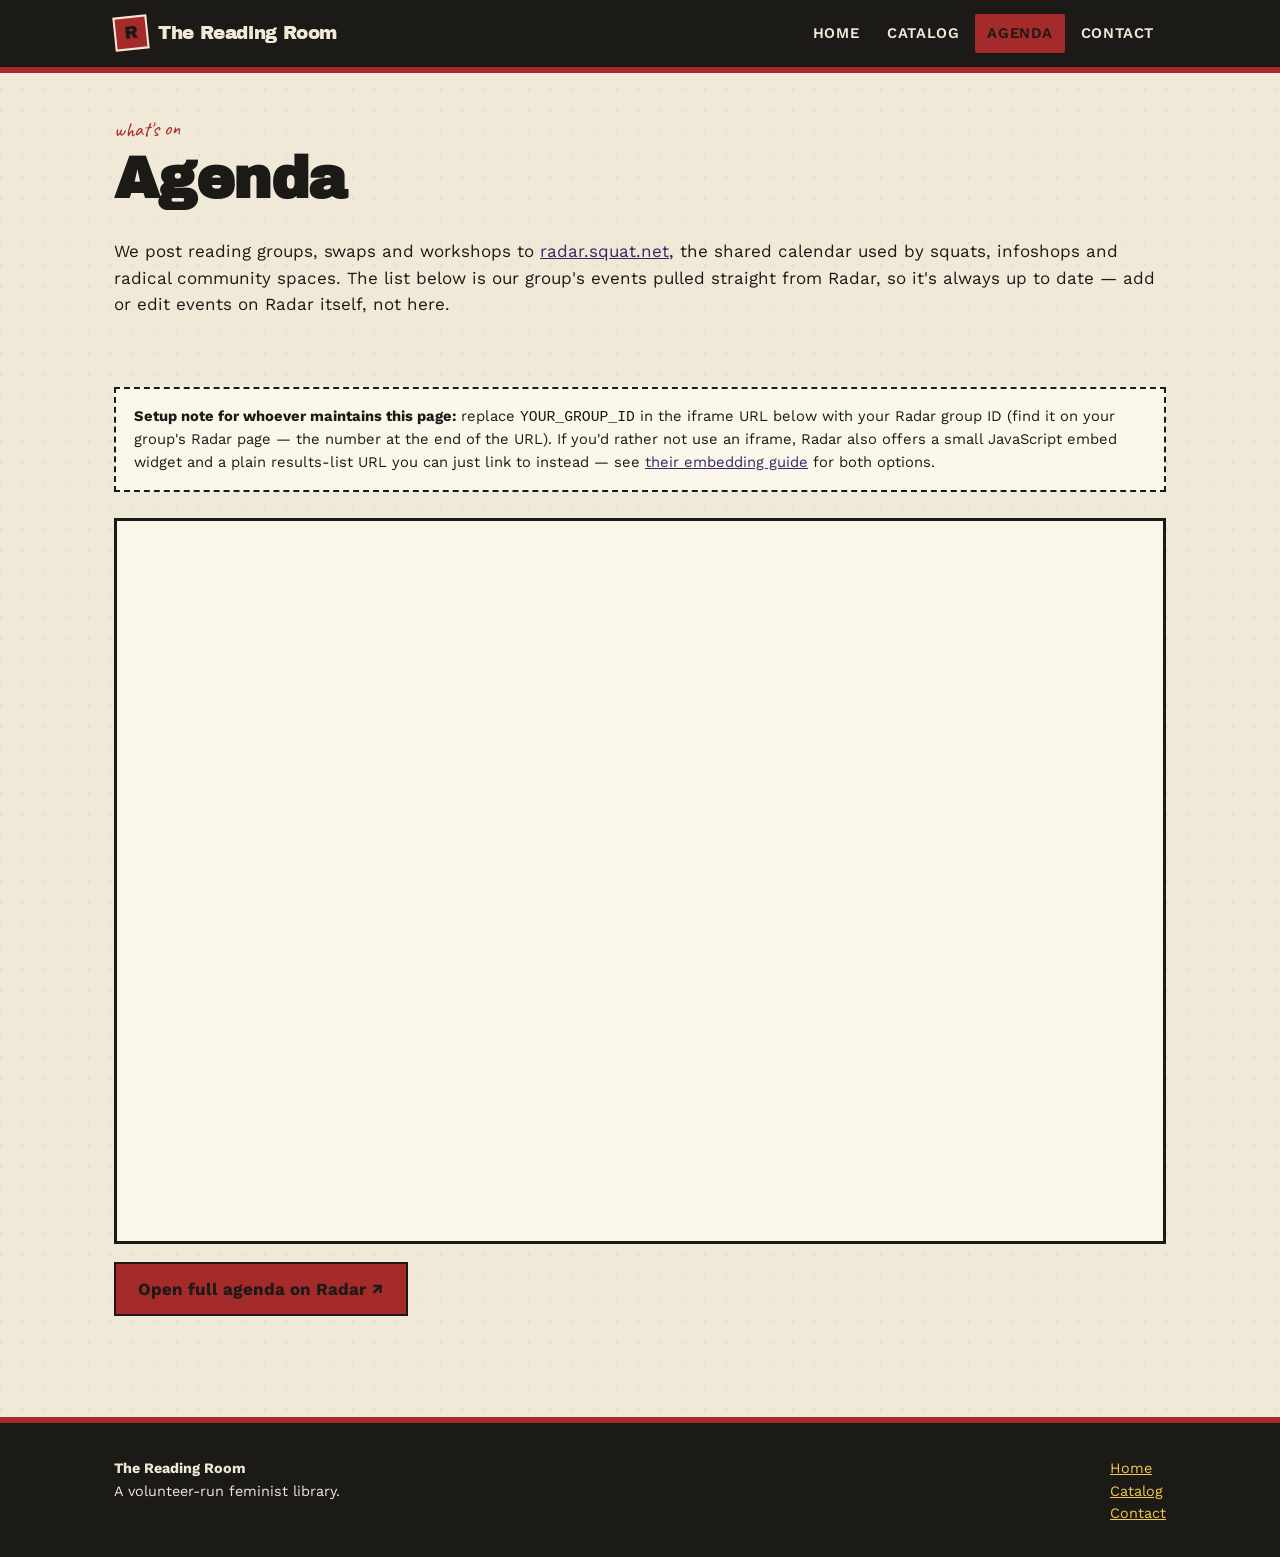
<file: agenda.html>
<!DOCTYPE html>
<html lang="en">
<head>
<meta charset="UTF-8">
<meta name="viewport" content="width=device-width, initial-scale=1.0">
<title>Agenda — The Reading Room</title>
<meta name="description" content="Upcoming events at The Reading Room, shared via the Radar community events network.">
<link rel="stylesheet" href="css/style.css">
</head>
<body>

<header class="site-header">
  <div class="wrap">
    <a class="brand" href="index.html"><span class="mark">R</span> The Reading Room</a>
    <nav class="main-nav" aria-label="Main">
      <a href="index.html">Home</a>
      <a href="catalog.html">Catalog</a>
      <a href="agenda.html" aria-current="page">Agenda</a>
      <a href="contact.html">Contact</a>
    </nav>
  </div>
</header>

<main>
  <section class="page-hero">
    <div class="wrap">
      <span class="eyebrow">what's on</span>
      <h1>Agenda</h1>
      <p>We post reading groups, swaps and workshops to
      <a href="https://radar.squat.net/en" target="_blank" rel="noopener">radar.squat.net</a>, the shared
      calendar used by squats, infoshops and radical community spaces. The list below is our group's events
      pulled straight from Radar, so it's always up to date — add or edit events on Radar itself, not here.</p>
    </div>
  </section>

  <section>
    <div class="wrap">
      <div class="status-note">
        <strong>Setup note for whoever maintains this page:</strong> replace <code>YOUR_GROUP_ID</code> in the
        iframe URL below with your Radar group ID (find it on your group's Radar page — the number at the end
        of the URL). If you'd rather not use an iframe, Radar also offers a small JavaScript embed widget and a
        plain results-list URL you can just link to instead — see
        <a href="https://radar.squat.net/en/show-radar-events-your-website" target="_blank" rel="noopener">their
        embedding guide</a> for both options.
      </div>

      <div class="agenda-embed">
        <iframe
          src="https://radar.squat.net/en/events/group/YOUR_GROUP_ID"
          title="The Reading Room — upcoming events on Radar"
          loading="lazy">
        </iframe>
      </div>

      <p style="margin-top:18px;">
        <a class="btn alt" href="https://radar.squat.net/en/events/group/YOUR_GROUP_ID" target="_blank" rel="noopener">
          Open full agenda on Radar ↗
        </a>
      </p>
    </div>
  </section>
</main>

<footer class="site-footer">
  <div class="wrap footer-grid">
    <div><strong>The Reading Room</strong><br>A volunteer-run feminist library.</div>
    <div><a href="index.html">Home</a><br><a href="catalog.html">Catalog</a><br><a href="contact.html">Contact</a></div>
  </div>
</footer>

<script src="js/main.js"></script>
</body>
</html>
</file>
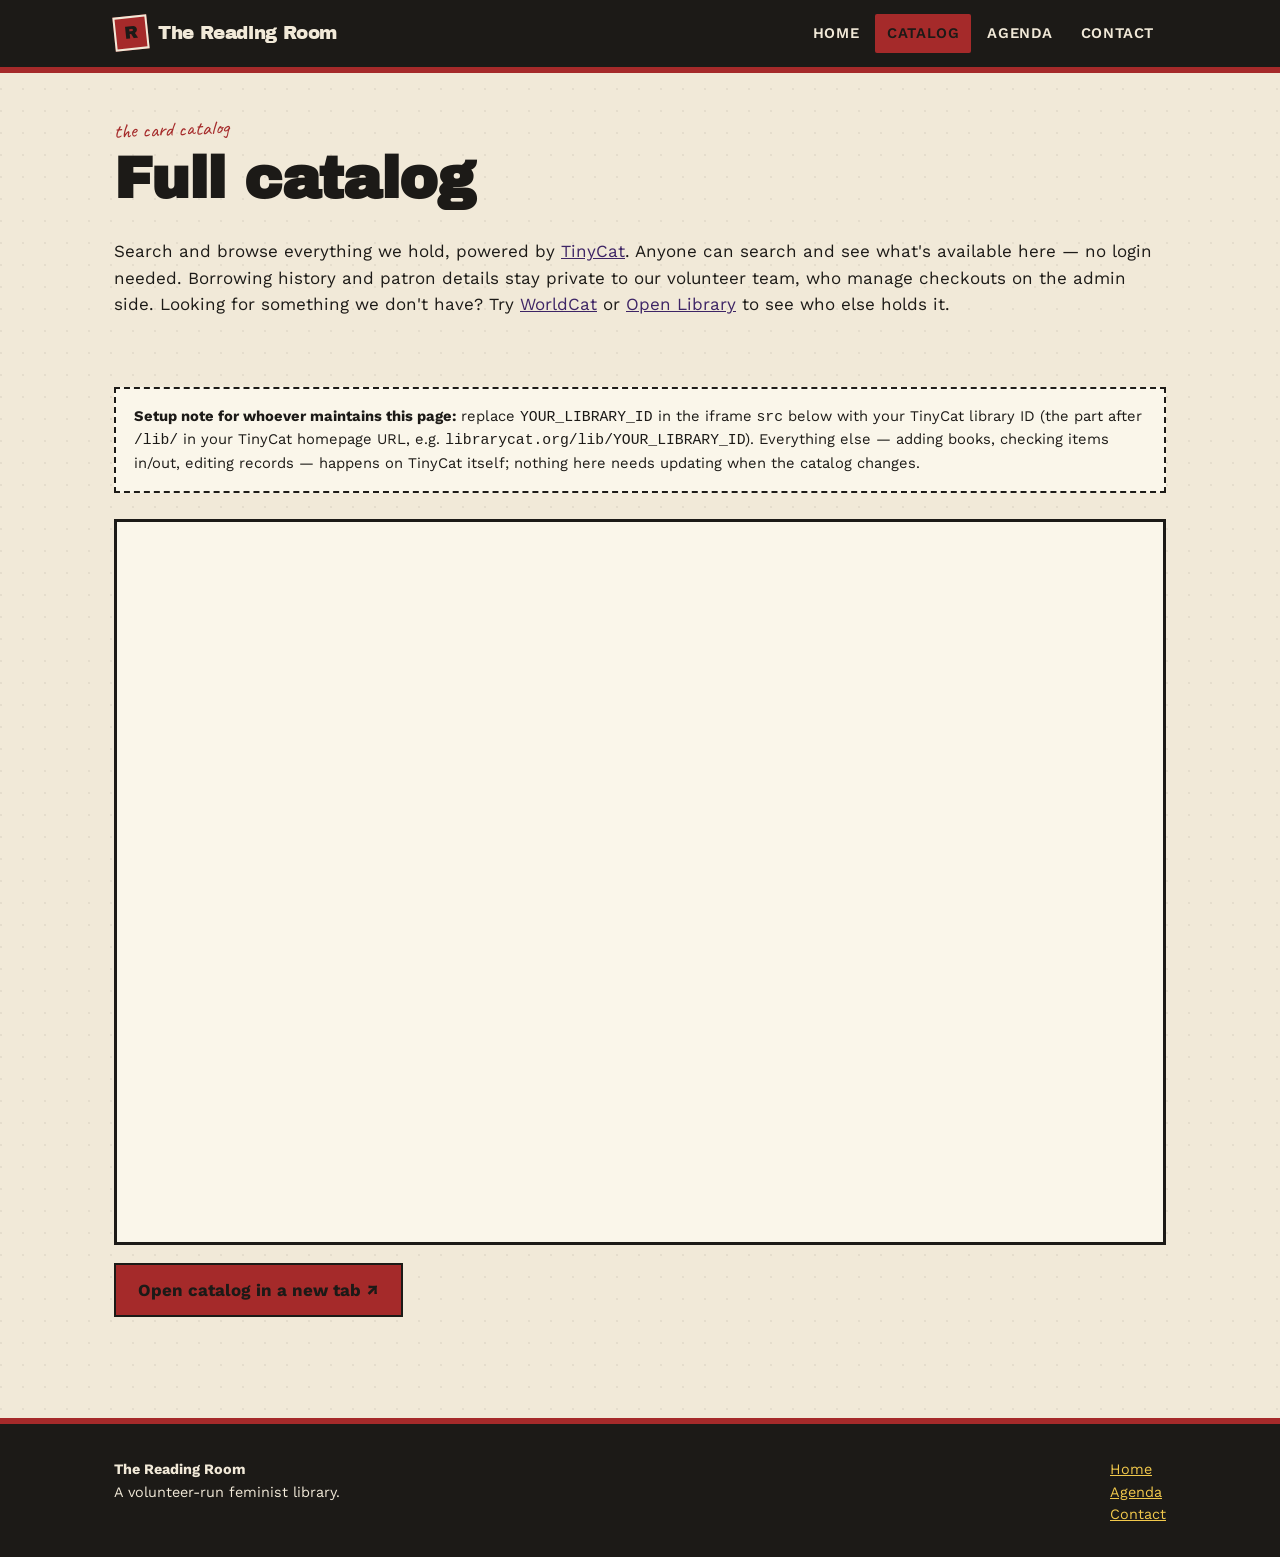
<file: catalog.html>
<!DOCTYPE html>
<html lang="en">
<head>
<meta charset="UTF-8">
<meta name="viewport" content="width=device-width, initial-scale=1.0">
<title>Catalog — The Reading Room</title>
<meta name="description" content="Search our full book catalog and see what's currently available to borrow.">
<link rel="stylesheet" href="css/style.css">
</head>
<body>

<header class="site-header">
  <div class="wrap">
    <a class="brand" href="index.html"><span class="mark">R</span> The Reading Room</a>
    <nav class="main-nav" aria-label="Main">
      <a href="index.html">Home</a>
      <a href="catalog.html" aria-current="page">Catalog</a>
      <a href="agenda.html">Agenda</a>
      <a href="contact.html">Contact</a>
    </nav>
  </div>
</header>

<main>
  <section class="page-hero">
    <div class="wrap">
      <span class="eyebrow">the card catalog</span>
      <h1>Full catalog</h1>
      <p>Search and browse everything we hold, powered by
      <a href="https://www.librarycat.org" target="_blank" rel="noopener">TinyCat</a>. Anyone can search and
      see what's available here — no login needed. Borrowing history and patron details stay private to our
      volunteer team, who manage checkouts on the admin side. Looking for something we don't have? Try
      <a href="https://www.worldcat.org" target="_blank" rel="noopener">WorldCat</a> or
      <a href="https://openlibrary.org" target="_blank" rel="noopener">Open Library</a> to see who else holds it.</p>
    </div>
  </section>

  <section>
    <div class="wrap">
      <div class="status-note">
        <strong>Setup note for whoever maintains this page:</strong> replace <code>YOUR_LIBRARY_ID</code> in the
        iframe <code>src</code> below with your TinyCat library ID (the part after <code>/lib/</code> in your
        TinyCat homepage URL, e.g. <code>librarycat.org/lib/YOUR_LIBRARY_ID</code>). Everything else — adding
        books, checking items in/out, editing records — happens on TinyCat itself; nothing here needs updating
        when the catalog changes.
      </div>

      <div class="agenda-embed">
        <iframe
          src="https://www.librarycat.org/lib/YOUR_LIBRARY_ID"
          title="The Reading Room — catalog on TinyCat"
          loading="lazy">
        </iframe>
      </div>

      <p style="margin-top:18px;">
        <a class="btn alt" href="https://www.librarycat.org/lib/YOUR_LIBRARY_ID" target="_blank" rel="noopener">
          Open catalog in a new tab ↗
        </a>
      </p>
    </div>
  </section>
</main>

<footer class="site-footer">
  <div class="wrap footer-grid">
    <div><strong>The Reading Room</strong><br>A volunteer-run feminist library.</div>
    <div><a href="index.html">Home</a><br><a href="agenda.html">Agenda</a><br><a href="contact.html">Contact</a></div>
  </div>
</footer>

<script src="js/main.js"></script>
</body>
</html>
</file>
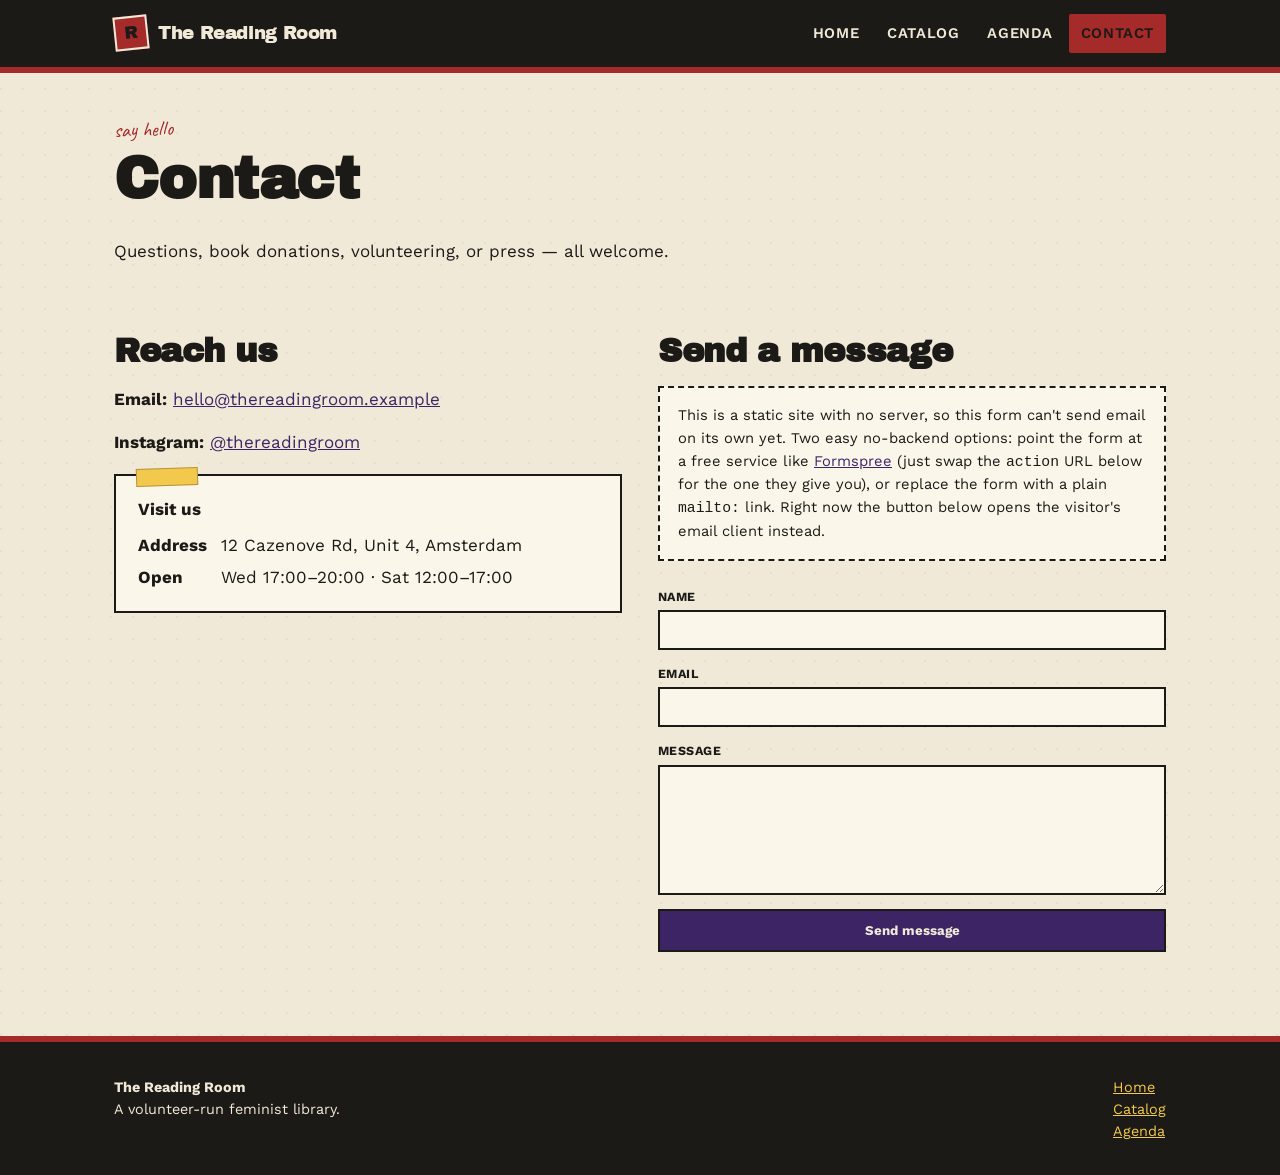
<file: contact.html>
<!DOCTYPE html>
<html lang="en">
<head>
<meta charset="UTF-8">
<meta name="viewport" content="width=device-width, initial-scale=1.0">
<title>Contact — The Reading Room</title>
<meta name="description" content="Get in touch with The Reading Room feminist library — donate books, volunteer, or ask a question.">
<link rel="stylesheet" href="css/style.css">
</head>
<body>

<header class="site-header">
  <div class="wrap">
    <a class="brand" href="index.html"><span class="mark">R</span> The Reading Room</a>
    <nav class="main-nav" aria-label="Main">
      <a href="index.html">Home</a>
      <a href="catalog.html">Catalog</a>
      <a href="agenda.html">Agenda</a>
      <a href="contact.html" aria-current="page">Contact</a>
    </nav>
  </div>
</header>

<main>
  <section class="page-hero">
    <div class="wrap">
      <span class="eyebrow">say hello</span>
      <h1>Contact</h1>
      <p>Questions, book donations, volunteering, or press — all welcome.</p>
    </div>
  </section>

  <section>
    <div class="wrap contact-grid">
      <div>
        <h2>Reach us</h2>
        <p><strong>Email:</strong> <a href="mailto:hello@thereadingroom.example">hello@thereadingroom.example</a></p>
        <p><strong>Instagram:</strong> <a href="#" target="_blank" rel="noopener">@thereadingroom</a></p>
        <div class="location-card">
          <strong>Visit us</strong>
          <dl>
            <dt>Address</dt><dd>12 Cazenove Rd, Unit 4, Amsterdam</dd>
            <dt>Open</dt><dd>Wed 17:00–20:00 · Sat 12:00–17:00</dd>
          </dl>
        </div>
      </div>

      <div>
        <h2>Send a message</h2>
        <p class="status-note">
          This is a static site with no server, so this form can't send email on its own yet. Two easy
          no-backend options: point the form at a free service like
          <a href="https://formspree.io" target="_blank" rel="noopener">Formspree</a> (just swap the
          <code>action</code> URL below for the one they give you), or replace the form with a plain
          <code>mailto:</code> link. Right now the button below opens the visitor's email client instead.
        </p>
        <form class="contact-form" action="mailto:hello@thereadingroom.example" method="post" enctype="text/plain">
          <div class="field">
            <label for="name">Name</label>
            <input type="text" id="name" name="name" required>
          </div>
          <div class="field">
            <label for="email">Email</label>
            <input type="email" id="email" name="email" required>
          </div>
          <div class="field">
            <label for="message">Message</label>
            <textarea id="message" name="message" rows="6" required></textarea>
          </div>
          <button class="btn" type="submit">Send message</button>
        </form>
      </div>
    </div>
  </section>
</main>

<footer class="site-footer">
  <div class="wrap footer-grid">
    <div><strong>The Reading Room</strong><br>A volunteer-run feminist library.</div>
    <div><a href="index.html">Home</a><br><a href="catalog.html">Catalog</a><br><a href="agenda.html">Agenda</a></div>
  </div>
</footer>

<script src="js/main.js"></script>
</body>
</html>
</file>
<file: css/style.css>
/* =========================================================
   Feminist Library — design tokens
   Palette: ink / unbleached paper / riot magenta / deep violet / tape yellow
   Type: Archivo Black (display) + Work Sans (body/UI) + Caveat (stamps)
   Signature: library index-card motif (catalog cards, stamped corners)
   ========================================================= */

@import url('https://fonts.googleapis.com/css2?family=Archivo+Black&family=Work+Sans:ital,wght@0,400;0,500;0,600;0,700;1,400&family=Caveat:wght@600;700&display=swap');

:root{
  --ink:        #1c1a17;
  --paper:      #f1e9d8;
  --paper-dark: #e2d5b8;
  --card:       #faf6ea;
  --red:    #A52A2A;
  --violet:     #3d2465;
  --yellow:     #f2c94c;
  --line:       #1c1a17;

  --display: 'Archivo Black', sans-serif;
  --body: 'Work Sans', sans-serif;
  --stamp: 'Caveat', cursive;

  --radius: 2px;
  --max: 1100px;
}

*{ box-sizing:border-box; }
html{ scroll-behavior:smooth; }

body{
  margin:0;
  background:var(--paper);
  color:var(--ink);
  font-family:var(--body);
  font-size:17px;
  line-height:1.55;
  background-image:
    radial-gradient(circle at 1px 1px, rgba(28,26,23,0.06) 1px, transparent 0);
  background-size: 22px 22px;
}

img{ max-width:100%; display:block; }
a{ color:var(--violet); }
a:focus-visible, button:focus-visible, input:focus-visible, textarea:focus-visible{
  outline: 3px solid var(--mred);
  outline-offset: 2px;
}

.wrap{ max-width:var(--max); margin:0 auto; padding:0 24px; }

h1,h2,h3{
  font-family:var(--display);
  line-height:1.05;
  margin:0 0 .5em;
  letter-spacing:-0.01em;
}
h1{ font-size:clamp(2.2rem,5vw,3.6rem); }
h2{ font-size:clamp(1.5rem,3vw,2.1rem); }
p{ margin:0 0 1em; }

.eyebrow{
  font-family:var(--stamp);
  font-size:1.3rem;
  color:var(--red);
  transform:rotate(-2deg);
  display:inline-block;
  margin:0 0 .2em;
}

/* ---------- Header / nav ---------- */
.site-header{
  background:var(--ink);
  color:var(--paper);
  border-bottom:6px solid var(--red);
  position:sticky; top:0; z-index:50;
}
.site-header .wrap{
  display:flex; align-items:center; justify-content:space-between;
  padding-top:14px; padding-bottom:14px; gap:16px; flex-wrap:wrap;
}
.brand{
  display:flex; align-items:center; gap:10px;
  font-family:var(--display);
  color:var(--paper);
  text-decoration:none;
  font-size:1.15rem;
  letter-spacing:-0.02em;
}
.brand .mark{
  width:34px;height:34px;background:var(--red);
  display:inline-flex;align-items:center;justify-content:center;
  transform:rotate(-6deg);
  font-family:var(--display);color:var(--ink);font-size:1.1rem;
  border:2px solid var(--paper);
}
nav.main-nav{ display:flex; gap:4px; flex-wrap:wrap; }
nav.main-nav a{
  color:var(--paper);
  text-decoration:none;
  font-weight:600;
  font-size:.92rem;
  padding:8px 12px;
  border-radius:var(--radius);
  text-transform:uppercase;
  letter-spacing:.04em;
}
nav.main-nav a:hover, nav.main-nav a[aria-current="page"]{
  background:var(--red);
  color:var(--ink);
}

/* ---------- Buttons ---------- */
.btn{
  display:inline-block;
  font-family:var(--body);
  font-weight:700;
  text-decoration:none;
  color:var(--paper);
  background:var(--violet);
  padding:12px 22px;
  border:2px solid var(--ink);
  transition:transform .12s ease;
}
.btn:hover{ transform:translate(-2px,-2px); box-shadow:-2px -2px 0 var(--ink); }
.btn:active{ transform:translate(0,0); box-shadow:-2px -2px 0 var(--ink); }  
.btn.alt{ background:var(--red); color:var(--ink); }
.btn.ghost{ background:transparent; color:var(--ink); }

/* ---------- Hero / rotating banner ---------- */
.hero-grid{
  display:grid; grid-template-columns: 1fr; gap:36px;
}

.banner{
  position:relative;
  border:3px solid var(--ink);
  background:var(--card);
  aspect-ratio: 21/9;
  overflow:hidden;
}
.banner .slide{
  position:absolute; inset:0;
  opacity:0; transition:opacity .8s ease;
  display:flex; flex-direction:column;
}
.banner .slide.is-active{ opacity:1; }
.banner .slide img{
  width:100%; height:100%; object-fit:cover; flex:1;
}
.banner .slide .cap{
  position:absolute; left:0; right:0; bottom:0;
  background:rgba(28,26,23,.82); color:var(--paper);
  font-size:.85rem; padding:8px 12px;
}
.banner .tape{
  position:absolute; top:-10px; left:50%; transform:translateX(-50%) rotate(-3deg);
  width:90px; height:26px; background:rgba(242,201,76,.85);
  border:1px solid rgba(28,26,23,.3);
  z-index:3;
}
.banner-dots{
  position:absolute; bottom:34px; left:50%; transform:translateX(-50%);
  display:flex; gap:8px; z-index:3;
}
.banner-dots button{
  width:9px;height:9px;border-radius:50%;
  border:1px solid var(--paper); background:transparent; padding:0; cursor:pointer;
}
.banner-dots button.is-active{ background:var(--yellow); }
.banner-nav button{
  position:absolute; top:50%; transform:translateY(-50%);
  z-index:3; background:var(--paper); border:2px solid var(--ink);
  width:34px; height:34px; cursor:pointer; font-family:var(--display); font-size:1rem;
}
.banner-nav .prev{ left:10px; }
.banner-nav .next{ right:10px; }

.hero-copy .about-lead{ font-size:1.08rem; }

/* ---------- Location card ---------- */
.location-card{
  border:2px solid var(--ink);
  background:var(--card);
  padding:20px 22px;
  margin-top:18px;
  position:relative;
}
.location-card::before{
  content:"";
  position:absolute; top:-8px; left:20px;
  width:60px; height:16px; background:var(--yellow);
  transform:rotate(-2deg);
  border:1px solid rgba(28,26,23,.3);
}
.location-card dl{ margin:10px 0 0; display:grid; grid-template-columns:auto 1fr; gap:6px 14px; }
.location-card dt{ font-weight:700; }
.location-card dd{ margin:0; }

/* ---------- Section wrappers ---------- */
section{ padding:44px 0; }
.section-alt{ background:var(--paper-dark); border-top:2px solid var(--ink); border-bottom:2px solid var(--ink); }

/* ---------- Index / library cards (signature motif) ---------- */
.card-grid{ display:grid; grid-template-columns:repeat(auto-fill,minmax(230px,1fr)); gap:20px; }
.lib-card{
  background:var(--card);
  border:2px solid var(--ink);
  padding:16px;
  position:relative;
}
.lib-card::after{
  content:"";
  position:absolute; left:0; right:0; top:36px;
  border-top:1px dashed rgba(28,26,23,.35);
}
.lib-card h3{ font-family:var(--body); font-weight:700; font-size:1.02rem; margin-bottom:2px; }
.lib-card .author{ font-size:.85rem; color:#555; margin-bottom:10px; }
.lib-card .meta-row{ display:flex; justify-content:space-between; align-items:center; margin-top:12px; font-size:.82rem; }
.tag{
  display:inline-block; font-size:.72rem; font-weight:700; text-transform:uppercase;
  letter-spacing:.03em; padding:3px 8px; border:1px solid var(--ink);
}
.tag.available{ background:var(--yellow); }
.tag.loaned{ background:transparent; }
.tag.overdue{ background:var(--red); color:var(--paper); }

/* ---------- Catalog controls ---------- */
.catalog-controls{
  display:flex; gap:12px; flex-wrap:wrap; align-items:end; margin-bottom:24px;
}
.field{ display:flex; flex-direction:column; gap:4px; }
.field label{ font-size:.78rem; font-weight:700; text-transform:uppercase; letter-spacing:.04em; }
input[type="search"], select, input[type="email"], textarea, input[type="text"]{
  font-family:var(--body); font-size:.95rem;
  padding:9px 11px; border:2px solid var(--ink); background:var(--card); color:var(--ink);
}
.result-count{ font-family:var(--stamp); font-size:1.2rem; color:var(--violet); }

/* ---------- Footer ---------- */
.site-footer{
  background:var(--ink); color:var(--paper);
  padding:34px 0; margin-top:40px; border-top:6px solid var(--red);
}
.site-footer a{ color:var(--yellow); }
.footer-grid{ display:flex; justify-content:space-between; gap:24px; flex-wrap:wrap; font-size:.9rem; }

/* ---------- Contact ---------- */
.contact-grid{ display:grid; grid-template-columns:1fr 1fr; gap:36px; }
@media (max-width:800px){ .contact-grid{ grid-template-columns:1fr; } }
form.contact-form{ display:flex; flex-direction:column; gap:14px; }

/* ---------- Agenda ---------- */
.agenda-embed{
  border:3px solid var(--ink); background:var(--card);
  overflow:hidden;
}
.agenda-embed iframe{ width:100%; height:720px; border:0; display:block; }

/* ---------- Page hero (non-home pages) ---------- */
.page-hero{ padding:40px 0 8px; }

.status-note{
  border:2px dashed var(--ink); background:var(--card);
  padding:16px 18px; font-size:.92rem; margin-bottom:26px;
}

@media (prefers-reduced-motion: reduce){
  html{ scroll-behavior:auto; }
  .banner .slide{ transition:none; }
}
</file>
